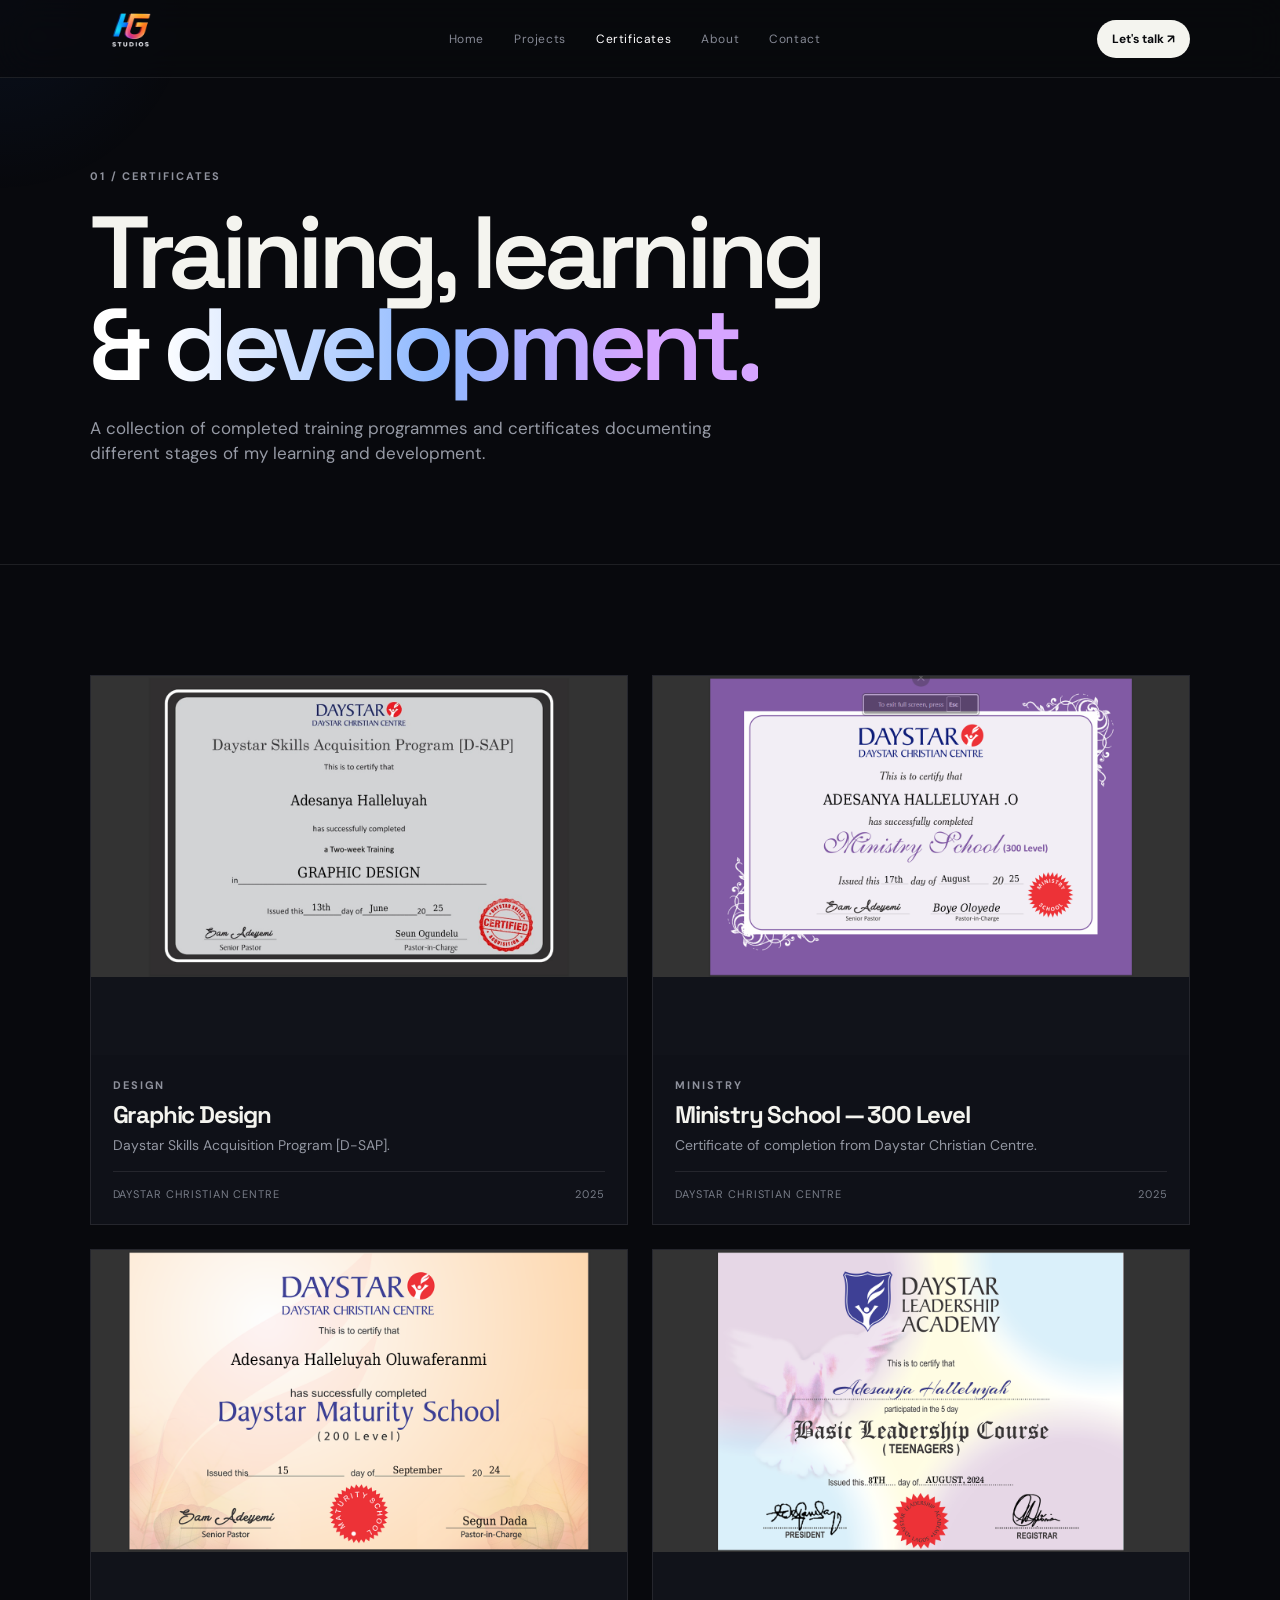
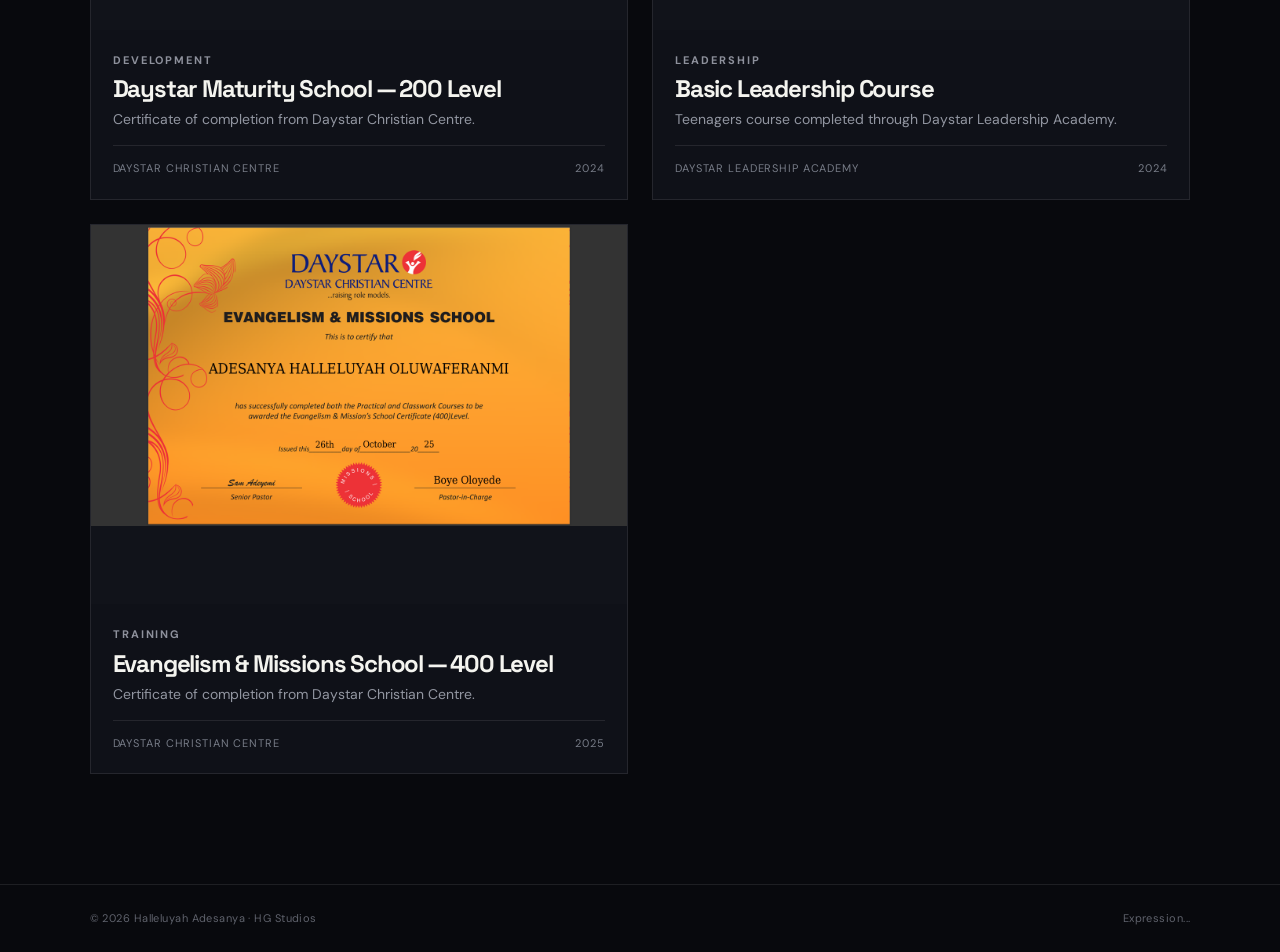
<file: certificates.html>
<!doctype html>
<html lang="en">
<head>
<meta charset="utf-8"><meta name="viewport" content="width=device-width, initial-scale=1">
<title>Certificates — HG Studios</title>
<link rel="icon" type="image/png" href="assets/hg-favicon.png">
<meta name="description" content="Certificates and completed training programmes of Halleluyah Adesanya.">
<link rel="preconnect" href="https://fonts.googleapis.com"><link rel="preconnect" href="https://fonts.gstatic.com" crossorigin>
<link href="https://fonts.googleapis.com/css2?family=DM+Sans:wght@400;500;600;700&family=Space+Grotesk:wght@400;500;600;700&display=swap" rel="stylesheet">
<link rel="stylesheet" href="styles.css">
</head>
<body>
<div class="cursor-glow"></div>
<header class="site-header">
<a class="brand" href="index.html" aria-label="HG Studios home"><img src="assets/logo.png" alt="HG Studios logo"></a>
<button class="menu-toggle" aria-label="Open menu" aria-expanded="false">☰</button>
<nav class="site-nav"><a href="index.html">Home</a><a href="projects.html">Projects</a><a class="active" href="certificates.html">Certificates</a><a href="about.html">About</a><a href="contact.html">Contact</a></nav>
<a class="header-cta" href="https://wa.link/23jd7m" target="_blank" rel="noopener">Let's talk <span>↗</span></a>
</header>
<div class="mobile-menu"><a href="index.html">Home</a><a href="projects.html">Projects</a><a class="active" href="certificates.html">Certificates</a><a href="about.html">About</a><a href="contact.html">Contact</a><a class="mobile-cta" href="https://wa.link/23jd7m" target="_blank" rel="noopener">Let's talk ↗</a></div>
<main>
<section class="page-hero section"><div class="section-kicker">01 / CERTIFICATES</div><h1>Training, learning<br><em>& development.</em></h1><p class="certificates-intro">A collection of completed training programmes and certificates documenting different stages of my learning and development.</p></section>

<section class="section"><div class="certificates-grid">
<article class="certificate-card reveal">
  <div class="certificate-preview real-certificate"><img class="certificate-image" src="assets/certificates/graphic-design.png" alt="Daystar Skills Acquisition Program certificate for Graphic Design, issued 13 June 2025" loading="lazy" decoding="async"></div>
  <div class="certificate-info"><div class="section-kicker">DESIGN</div><h2>Graphic Design</h2><p>Daystar Skills Acquisition Program [D-SAP].</p><div class="cert-meta"><span>Daystar Christian Centre</span><span>2025</span></div></div>
</article>
<article class="certificate-card reveal">
  <div class="certificate-preview real-certificate"><img class="certificate-image" src="assets/certificates/ministry-school-300.png" alt="Daystar Ministry School 300 Level certificate, issued 17 August 2025" loading="lazy" decoding="async"></div>
  <div class="certificate-info"><div class="section-kicker">MINISTRY</div><h2>Ministry School — 300 Level</h2><p>Certificate of completion from Daystar Christian Centre.</p><div class="cert-meta"><span>Daystar Christian Centre</span><span>2025</span></div></div>
</article>
<article class="certificate-card reveal">
  <div class="certificate-preview real-certificate"><img class="certificate-image" src="assets/certificates/maturity-school-200.png" alt="Daystar Maturity School 200 Level certificate, issued 15 September 2024" loading="lazy" decoding="async"></div>
  <div class="certificate-info"><div class="section-kicker">DEVELOPMENT</div><h2>Daystar Maturity School — 200 Level</h2><p>Certificate of completion from Daystar Christian Centre.</p><div class="cert-meta"><span>Daystar Christian Centre</span><span>2024</span></div></div>
</article>
<article class="certificate-card reveal">
  <div class="certificate-preview real-certificate"><img class="certificate-image" src="assets/certificates/leadership-course.png" alt="Daystar Leadership Academy Basic Leadership Course certificate for Teenagers, issued 8 August 2024" loading="lazy" decoding="async"></div>
  <div class="certificate-info"><div class="section-kicker">LEADERSHIP</div><h2>Basic Leadership Course</h2><p>Teenagers course completed through Daystar Leadership Academy.</p><div class="cert-meta"><span>Daystar Leadership Academy</span><span>2024</span></div></div>
</article>
<article class="certificate-card reveal">
  <div class="certificate-preview real-certificate"><img class="certificate-image" src="assets/certificates/evangelism-missions-400.png" alt="Daystar Evangelism and Missions School 400 Level certificate, issued 26 October 2025" loading="lazy" decoding="async"></div>
  <div class="certificate-info"><div class="section-kicker">TRAINING</div><h2>Evangelism &amp; Missions School — 400 Level</h2><p>Certificate of completion from Daystar Christian Centre.</p><div class="cert-meta"><span>Daystar Christian Centre</span><span>2025</span></div></div>
</article>
</div></section>
</main>
<footer><div>© 2026 Halleluyah Adesanya · HG Studios</div><div>Expression...</div></footer>
<script src="script.js"></script>
</body></html>
</file>
<file: styles.css>
:root{--bg:#08090d;--panel:#0f1118;--text:#f4f4ef;--muted:#9296a1;--line:rgba(255,255,255,.09);--blue:#2979ff;--purple:#6a1b9a;--orange:#ff6f00}*{box-sizing:border-box}html{scroll-behavior:smooth}body{margin:0;background:var(--bg);color:var(--text);font-family:'DM Sans',sans-serif;line-height:1.5}a{color:inherit}button{font:inherit}.cursor-glow{position:fixed;width:420px;height:420px;transform:translate(-50%,-50%);border-radius:50%;background:radial-gradient(circle,rgba(41,121,255,.07),transparent 65%);pointer-events:none;z-index:0}.site-header{height:78px;padding:0 7vw;display:flex;align-items:center;justify-content:space-between;border-bottom:1px solid var(--line);position:sticky;top:0;background:rgba(8,9,13,.78);backdrop-filter:blur(18px);z-index:50}.brand img{width:48px;height:48px;object-fit:contain}.site-nav{display:flex;gap:30px}.site-nav a{color:#858994;text-decoration:none;font-size:12px;letter-spacing:.05em;transition:.25s}.site-nav a:hover,.site-nav a.active{color:#fff}.header-cta{font-size:12px;text-decoration:none;background:#f4f4ef;color:#08090d;padding:10px 15px;border-radius:999px;font-weight:700}.menu-toggle,.mobile-menu{display:none}.hero{min-height:calc(100vh - 78px);padding:8vh 7vw 4vh;position:relative;display:grid;grid-template-columns:1.25fr .75fr;align-items:center;overflow:hidden}.hero-bg{position:absolute;inset:0;background:radial-gradient(circle at 80% 30%,rgba(41,121,255,.11),transparent 25%),radial-gradient(circle at 70% 70%,rgba(106,27,154,.10),transparent 28%);z-index:-1}.hero-copy{max-width:900px}.eyebrow,.section-kicker{font-size:11px;letter-spacing:.18em;color:#8e919c;font-weight:700}.eyebrow span{color:var(--orange)}.hero h1,.page-hero h1{font-family:'Space Grotesk',sans-serif;font-size:clamp(58px,8vw,126px);line-height:.9;letter-spacing:-.065em;margin:22px 0 28px;font-weight:600}.hero h1 em,.page-hero h1 em{font-style:normal;background:linear-gradient(90deg,#fff 10%,#8eb8ff 52%,#d6a5ff 82%);-webkit-background-clip:text;background-clip:text;color:transparent}.hero-sub{max-width:640px;color:#aeb0ba;font-size:17px;line-height:1.7}.hero-actions{display:flex;align-items:center;gap:25px;margin-top:34px;flex-wrap:wrap}.button.primary,.contact-button{background:#f4f4ef;color:#08090d;border-radius:999px;padding:14px 20px;font-weight:700;font-size:13px;text-decoration:none;display:inline-block}.button.secondary{border:1px solid var(--line);padding:12px 18px;border-radius:999px;text-decoration:none;font-size:12px}.text-link,.inline-link{font-size:13px;color:#b5b8c1;text-decoration:none}.text-link:hover,.inline-link:hover{color:#fff}.hero-mark{justify-self:end;width:min(32vw,430px);aspect-ratio:1;display:grid;place-items:center;position:relative}.hero-mark img{width:72%;position:relative;z-index:2;filter:drop-shadow(0 25px 45px rgba(0,0,0,.45))}.hero-mark-glow{position:absolute;width:100%;height:100%;border-radius:50%;background:radial-gradient(circle,rgba(41,121,255,.18),rgba(106,27,154,.08) 40%,transparent 70%);border:1px solid rgba(41,121,255,.22);box-shadow:0 0 100px rgba(41,121,255,.1),inset 0 0 80px rgba(106,27,154,.08)}.role-strip{grid-column:1/-1;border-top:1px solid var(--line);padding-top:20px;display:flex;gap:28px;flex-wrap:wrap}.role-strip span{font-size:11px;color:#777b86;letter-spacing:.08em}.section{padding:110px 7vw}.intro{border-top:1px solid var(--line)}.intro-grid{display:grid;grid-template-columns:1.1fr .9fr;gap:8vw;margin-top:30px}.intro h2,.section h2{font-family:'Space Grotesk',sans-serif;font-size:clamp(42px,5vw,76px);line-height:.98;letter-spacing:-.05em;margin:0}.intro h2 span,.section h2 span{color:#7faeff}.intro p{color:#b5b6bd;font-size:18px;line-height:1.7;max-width:620px}.muted{color:#696c75!important;font-size:15px!important}.section-head{display:flex;justify-content:space-between;align-items:end;gap:30px;margin-bottom:44px}.head-note{max-width:360px;color:#7e818c;line-height:1.6;font-size:14px}.feature-grid{display:grid;grid-template-columns:1.25fr .75fr;gap:18px}.feature-card{display:block;text-decoration:none;background:#101219;border:1px solid var(--line);padding:10px}.feature-card.large{grid-row:span 2}.feature-image{overflow:hidden;background:#151720;aspect-ratio:4/3}.feature-card.large .feature-image{aspect-ratio:4/4.8}.feature-image img{width:100%;height:100%;object-fit:cover;transition:transform .6s}.feature-card:hover .feature-image img{transform:scale(1.04)}.feature-card>div:last-child{padding:17px 8px 12px}.feature-card span,.project-card .work-meta span,.work-meta span{display:block;color:#777b86;font-size:9px;letter-spacing:.15em;margin-bottom:7px}.feature-card strong{font-size:17px}.services-grid{margin-top:45px;display:grid;grid-template-columns:repeat(3,1fr);border-top:1px solid var(--line);border-left:1px solid var(--line)}.services-grid article{padding:30px;border-right:1px solid var(--line);border-bottom:1px solid var(--line);min-height:230px}.services-grid span{font-size:11px;color:var(--orange)}.services-grid h3{font-family:'Space Grotesk',sans-serif;font-size:25px;margin:34px 0 10px}.services-grid p{color:#7f828c;line-height:1.65;font-size:14px}.media{background:#0b0d12;border-top:1px solid #ffffff0d;border-bottom:1px solid #ffffff0d}.video-grid{display:grid;grid-template-columns:repeat(3,1fr);gap:18px}.yt-wrap{aspect-ratio:16/10;background:#11131a;overflow:hidden}.yt-wrap iframe{width:100%;height:100%;border:0}.center-action{text-align:center;margin-top:35px}.contact{padding-bottom:80px}.contact-panel{padding:70px 7vw;background:linear-gradient(110deg,#11131b,#171022 55%,#141018);border:1px solid var(--line);position:relative;overflow:hidden}.contact-panel:after{content:'';position:absolute;width:500px;height:500px;right:-180px;top:-220px;border-radius:50%;border:1px solid rgba(41,121,255,.22);box-shadow:0 0 120px rgba(41,121,255,.09)}.contact h2{font-size:clamp(55px,7vw,100px);margin:18px 0 35px;position:relative;z-index:1}.contact h2 em{font-style:normal;color:#a5c3ff}.page-hero{padding-top:90px;padding-bottom:80px;border-bottom:1px solid var(--line)}.page-hero h1{max-width:1000px;margin-bottom:25px}.page-hero>p{max-width:650px;color:#969aa5;font-size:17px}.project-toolbar{display:flex;justify-content:space-between;gap:20px;align-items:center;margin-bottom:30px}.filters{display:flex;gap:8px;flex-wrap:wrap}.filter{background:transparent;color:#7f828c;border:1px solid var(--line);padding:9px 14px;border-radius:999px;cursor:pointer}.filter.active,.filter:hover{background:#f4f4ef;color:#08090d}.project-count{color:#666a75;font-size:11px;letter-spacing:.1em}.project-grid{display:grid;grid-template-columns:repeat(12,1fr);gap:16px}.project-card{grid-column:span 4}.project-card:nth-child(3n+1){grid-column:span 5}.project-card:nth-child(3n+2){grid-column:span 4}.project-card:nth-child(3n){grid-column:span 3}.project-media{width:100%;aspect-ratio:4/5;border:0;padding:0;background:#11131a;display:block;overflow:hidden;position:relative}.project-media img,.project-media video{width:100%;height:100%;object-fit:cover;display:block}.media-button{cursor:pointer}.media-button img,.media-button video{transition:transform .6s,filter .6s}.media-button:hover img,.media-button:hover video{transform:scale(1.045);filter:brightness(1.06)}.play-badge{position:absolute;left:14px;bottom:14px;background:rgba(255,255,255,.92);color:#08090d;border-radius:50%;width:42px;height:42px;display:grid;place-items:center;font-size:12px}.yt-project{aspect-ratio:16/10}.yt-project iframe{width:100%;height:100%;border:0}.work-meta{padding:13px 1px 22px}.work-meta strong{font-size:14px;font-weight:600}.about-heading{display:grid;grid-template-columns:1.1fr .9fr;gap:8vw;align-items:end}.about-heading .hero-sub{margin-bottom:8px}.studio-lockup{display:flex;align-items:center;gap:20px;margin-bottom:55px}.studio-lockup img{width:70px;height:70px;object-fit:contain}.studio-lockup span{font-size:12px;letter-spacing:.18em;color:#858994}.studio-story{border-top:1px solid var(--line)}.studio-story-grid{display:grid;grid-template-columns:1fr 1fr;gap:8vw}.studio-story h2{margin-top:20px}.studio-story p{color:#a4a7b0;line-height:1.8;font-size:17px}.about-person{background:linear-gradient(135deg,#0b0d12,#0a0b10 55%,#0e0a12)}.about-person-grid{display:grid;grid-template-columns:.7fr 1.3fr;gap:7vw;align-items:center}.about-photo{background:#11131a;min-height:560px;display:flex;align-items:end;justify-content:center;overflow:hidden}.about-photo img{width:100%;height:100%;object-fit:cover;object-position:center top}.about-copy .large{font-family:'Space Grotesk',sans-serif;font-size:clamp(25px,3vw,42px);line-height:1.1;color:#e9e9e7}.about-copy p:not(.large){color:#9b9da6;line-height:1.75}.roles-list{display:flex;flex-wrap:wrap;gap:8px;margin-top:28px}.roles-list span{border:1px solid var(--line);padding:9px 11px;border-radius:999px;color:#b9bbc3;font-size:11px}.tools{border-top:1px solid rgba(255,255,255,.1);padding-top:25px;display:grid;grid-template-columns:180px 1fr;gap:30px}.tools>span{font-size:10px;letter-spacing:.15em;color:#676a74}.tools div{display:flex;gap:18px;flex-wrap:wrap}.tools b{font-weight:500;color:#8d909a;font-size:13px}.contact-page{min-height:70vh}.contact-page h1{font-size:clamp(58px,8vw,118px)}.contact-page .contact-button{margin-top:25px}.contact-links{padding-top:30px}.social-grid{display:grid;grid-template-columns:repeat(4,1fr);border-left:1px solid var(--line);margin-top:25px}.social-link{display:flex;justify-content:space-between;align-items:center;color:#9da0aa;text-decoration:none;border-right:1px solid var(--line);border-bottom:1px solid var(--line);padding:20px 16px;font-size:13px}.social-link:hover{color:#fff;background:#0e1016}.social-link i{font-style:normal;color:var(--orange)}.lightbox{position:fixed;inset:0;background:rgba(0,0,0,.92);display:none;align-items:center;justify-content:center;z-index:100;padding:30px}.lightbox.open{display:flex}.lightbox img,.lightbox-video{max-width:92vw;max-height:88vh;object-fit:contain}.lightbox-close{position:absolute;top:18px;right:25px;background:none;border:0;color:#fff;font-size:38px;cursor:pointer}.reveal{opacity:0;transform:translateY(22px);transition:opacity .8s ease,transform .8s ease}.reveal.visible{opacity:1;transform:none}footer{border-top:1px solid var(--line);padding:25px 7vw;display:flex;justify-content:space-between;color:#5f626c;font-size:11px;letter-spacing:.04em}
@media(max-width:900px){.site-header{padding:0 5vw}.site-nav,.site-header .header-cta{display:none}.menu-toggle{display:block;background:none;border:0;color:#fff;font-size:28px;cursor:pointer}.mobile-menu{display:flex;position:fixed;inset:78px 0 auto 0;background:rgba(8,9,13,.97);backdrop-filter:blur(18px);padding:25px 5vw 35px;flex-direction:column;gap:20px;z-index:49;border-bottom:1px solid var(--line);transform:translateY(-120%);transition:transform .3s}.mobile-menu.open{transform:none}.mobile-menu a{text-decoration:none;color:#c7c9d0;font-size:18px}.mobile-menu .mobile-cta{background:#f4f4ef;color:#08090d;padding:12px 15px;border-radius:999px;width:max-content;font-size:13px;font-weight:700}.hero{grid-template-columns:1fr;padding-top:70px}.hero-mark{justify-self:center;width:min(75vw,430px);margin-top:35px}.hero-copy{order:1}.hero-mark{order:2}.role-strip{order:3}.intro-grid,.about-heading,.studio-story-grid,.about-person-grid{grid-template-columns:1fr}.feature-grid{grid-template-columns:1fr 1fr}.feature-card.large{grid-row:auto;grid-column:1/-1}.services-grid{grid-template-columns:1fr 1fr}.video-grid{grid-template-columns:1fr}.tools{grid-template-columns:1fr}.social-grid{grid-template-columns:1fr 1fr}.project-card,.project-card:nth-child(3n+1),.project-card:nth-child(3n+2),.project-card:nth-child(3n){grid-column:span 6}}
@media(max-width:600px){.section{padding:80px 5vw}.hero{padding-left:5vw;padding-right:5vw}.hero h1,.page-hero h1{font-size:56px}.hero-sub{font-size:15px}.hero-mark{width:88vw}.section-head{align-items:flex-start;flex-direction:column}.feature-grid{grid-template-columns:1fr}.feature-card.large{grid-column:auto}.services-grid{grid-template-columns:1fr}.project-toolbar{align-items:flex-start;flex-direction:column}.filters{overflow-x:auto;flex-wrap:nowrap;width:100%;padding-bottom:4px}.filter{white-space:nowrap}.project-card,.project-card:nth-child(3n+1),.project-card:nth-child(3n+2),.project-card:nth-child(3n){grid-column:span 12}.about-photo{min-height:430px}.social-grid{grid-template-columns:1fr}.contact-panel{padding:55px 6vw}.contact h2{font-size:56px}.contact-page{min-height:auto}.page-hero{padding-top:70px}footer{padding:22px 5vw;gap:20px;flex-direction:column}.cursor-glow{display:none}}
/* Project detail layer */
.detail-modal{position:fixed;inset:0;background:rgba(3,4,7,.94);backdrop-filter:blur(18px);display:none;align-items:center;justify-content:center;z-index:120;padding:24px}.detail-modal.open{display:flex}.detail-panel{width:min(1080px,94vw);max-height:90vh;overflow:auto;background:#0d0f15;border:1px solid var(--line);display:grid;grid-template-columns:1.1fr .9fr;gap:0;box-shadow:0 30px 100px rgba(0,0,0,.55)}.detail-media{background:#07080b;min-height:420px;display:grid;place-items:center}.detail-media img,.detail-media video{width:100%;height:100%;max-height:78vh;object-fit:contain}.detail-copy{padding:48px}.detail-copy h2{font-family:'Space Grotesk',sans-serif;font-size:clamp(38px,4vw,62px);line-height:.98;letter-spacing:-.05em;margin:18px 0}.detail-copy p{color:#a9adb7;font-size:16px;line-height:1.75}.detail-tools{display:flex;flex-direction:column;gap:7px;border-top:1px solid var(--line);padding-top:20px}.detail-tools strong{color:#fff;font-size:11px;letter-spacing:.12em;text-transform:uppercase}.detail-close{position:fixed;top:18px;right:22px;background:none;border:0;color:#fff;font-size:40px;line-height:1;cursor:pointer;z-index:121}.viewer-shell{max-width:92vw;max-height:88vh;display:flex;flex-direction:column;align-items:center;gap:14px}.viewer-shell img,.viewer-shell video{max-width:92vw;max-height:78vh;object-fit:contain}.viewer-caption{width:100%;display:flex;justify-content:space-between;gap:20px;color:#fff}.viewer-caption span{color:#858994;font-size:12px}.details-link{display:inline-block;margin-top:12px;background:none;border:0;padding:0;color:#9da0aa;font-size:12px;cursor:pointer}.details-link:hover{color:#fff}.project-media{border:0;padding:0;width:100%;cursor:pointer}.project-media img,.project-media video{display:block}.yt-project{cursor:default}.yt-project iframe{display:block;width:100%;aspect-ratio:16/9;border:0}.project-card .work-meta{padding:15px 3px 2px}.project-card .work-meta strong{display:block;font-size:17px}.project-grid{align-items:start}.project-count{white-space:nowrap}
@media(max-width:800px){.detail-panel{grid-template-columns:1fr;max-height:88vh}.detail-media{min-height:250px}.detail-copy{padding:30px 24px}.detail-copy h2{font-size:42px}.detail-close{top:10px;right:14px}.viewer-caption{flex-direction:column;gap:4px}}


/* Final refinement: real media thumbnails, icons and mobile sizing */
.brand img{width:82px;height:auto;display:block;object-fit:contain}
.hero-mark img{width:min(100%,360px);max-height:360px;object-fit:contain}
.yt-thumb,.youtube-thumb{position:relative;overflow:hidden;background:#11131a}
.yt-thumb{aspect-ratio:16/9}
.yt-thumb img,.youtube-thumb img{width:100%;height:100%;object-fit:cover;display:block;transition:transform .6s,filter .6s}
.youtube-home-card{display:block;color:inherit;text-decoration:none}
.youtube-home-card:hover .yt-thumb img,.youtube-thumb:hover img{transform:scale(1.04);filter:brightness(.82)}
.youtube-overlay{position:absolute;inset:0;display:flex;align-items:center;justify-content:center;flex-direction:column;gap:8px;background:linear-gradient(180deg,transparent 30%,rgba(0,0,0,.55));pointer-events:none}
.youtube-play{width:54px;height:54px;border-radius:50%;display:grid;place-items:center;background:#fff;color:#111;font-size:14px;padding-left:2px;box-shadow:0 10px 30px rgba(0,0,0,.35)}
.youtube-overlay small{font-size:9px;letter-spacing:.18em;color:#fff;font-weight:700}
.social-name{display:flex;align-items:center;gap:11px}
.social-name img{width:19px;height:19px;display:block;object-fit:contain}
.tool-list{display:flex!important;gap:10px!important;flex-wrap:wrap!important}
.tool-list b{display:flex;align-items:center;gap:9px;border:1px solid var(--line);padding:10px 12px;border-radius:999px;background:#0c0e13}
.tool-list b img{width:18px;height:18px;object-fit:contain}
.project-card .youtube-thumb{cursor:pointer}
.yt-project{aspect-ratio:auto}
@media(max-width:900px){.brand img{width:68px}.hero-mark img{width:min(72vw,310px);max-height:310px}.site-header{height:72px}.mobile-menu{inset:72px 0 auto 0}}
@media(max-width:600px){.brand img{width:60px}.hero-mark{width:100%;margin-top:12px}.hero-mark img{width:min(62vw,250px);max-height:250px}.hero{padding-top:45px}.hero h1{font-size:clamp(44px,14vw,58px);line-height:.98}.role-strip{gap:7px}.role-strip span{font-size:9px;padding:7px 9px}.project-media{aspect-ratio:4/5}.youtube-thumb{aspect-ratio:16/9}.yt-thumb{aspect-ratio:16/9}.tools{gap:18px}.tool-list{gap:7px!important}.tool-list b{font-size:11px;padding:8px 10px}.tool-list b img{width:16px;height:16px}.social-link{padding:17px 13px}.social-name img{width:18px;height:18px}}

/* Website project screenshots */
.project-card.web-project .project-media{aspect-ratio:16/9}
.project-card.web-project .project-media img{object-fit:cover}
@media(max-width:600px){.project-card.web-project .project-media{aspect-ratio:16/9}}


/* Certificates page */
.certificates-intro{max-width:720px}.certificates-grid{display:grid;grid-template-columns:repeat(2,minmax(0,1fr));gap:24px}.certificate-card{background:#0f1118;border:1px solid var(--line);overflow:hidden;transition:transform .35s,border-color .35s}.certificate-card:hover{transform:translateY(-5px);border-color:rgba(41,121,255,.5)}.certificate-preview{aspect-ratio:1.414/1;background:linear-gradient(135deg,#11131a,#171a23);display:grid;place-items:center;padding:24px;position:relative}.certificate-sheet{width:92%;height:84%;background:#f4f1e9;color:#161616;border:5px double #252a38;display:flex;flex-direction:column;justify-content:center;align-items:center;text-align:center;padding:18px;box-shadow:0 18px 40px rgba(0,0,0,.28)}.certificate-sheet .cert-org{font-family:'Space Grotesk',sans-serif;font-size:10px;letter-spacing:.13em;text-transform:uppercase;color:#263a88;font-weight:700}.certificate-sheet h3{font-family:Georgia,serif;font-size:clamp(17px,2.2vw,27px);margin:13px 0 7px;line-height:1.05}.certificate-sheet p{margin:3px 0;font-size:11px;color:#3e4148}.certificate-sheet .cert-name{font-size:12px;font-weight:700;margin-top:8px}.certificate-sheet .cert-date{margin-top:13px;font-size:10px}.certificate-info{padding:22px}.certificate-info .section-kicker{margin-bottom:8px}.certificate-info h2{font-family:'Space Grotesk',sans-serif;font-size:24px;line-height:1.05;margin:0 0 8px}.certificate-info p{margin:0;color:#9296a1;font-size:14px}.certificate-info .cert-meta{display:flex;justify-content:space-between;gap:12px;margin-top:15px;padding-top:14px;border-top:1px solid var(--line);font-size:11px;letter-spacing:.08em;text-transform:uppercase;color:#777c87}.certificate-note{margin-top:18px;color:#777c87;font-size:12px}.certificate-card .button{margin-top:17px}
@media(max-width:800px){.certificates-grid{grid-template-columns:1fr}.certificate-preview{padding:16px}.certificate-sheet{width:94%;height:86%}}


/* Certificates page */
.certificates-intro{max-width:720px}.certificates-grid{display:grid;grid-template-columns:repeat(2,minmax(0,1fr));gap:24px}.certificate-card{background:#0f1118;border:1px solid var(--line);overflow:hidden;transition:transform .35s,border-color .35s}.certificate-card:hover{transform:translateY(-5px);border-color:rgba(41,121,255,.5)}.certificate-preview{aspect-ratio:1.414/1;background:linear-gradient(135deg,#11131a,#171a23);display:grid;place-items:center;padding:24px}.certificate-sheet{width:92%;height:84%;background:#f4f1e9;color:#161616;border:5px double #252a38;display:flex;flex-direction:column;justify-content:center;align-items:center;text-align:center;padding:18px;box-shadow:0 18px 40px rgba(0,0,0,.28)}.certificate-sheet .cert-org{font-family:'Space Grotesk',sans-serif;font-size:10px;letter-spacing:.13em;text-transform:uppercase;color:#263a88;font-weight:700}.certificate-sheet h3{font-family:Georgia,serif;font-size:clamp(17px,2.2vw,27px);margin:13px 0 7px;line-height:1.05}.certificate-sheet p{margin:3px 0;font-size:11px;color:#3e4148}.certificate-sheet .cert-name{font-size:12px;font-weight:700;margin-top:8px}.certificate-sheet .cert-date{margin-top:13px;font-size:10px}.certificate-info{padding:22px}.certificate-info .section-kicker{margin-bottom:8px}.certificate-info h2{font-family:'Space Grotesk',sans-serif;font-size:24px;line-height:1.05;margin:0 0 8px}.certificate-info p{margin:0;color:#9296a1;font-size:14px}.certificate-info .cert-meta{display:flex;justify-content:space-between;gap:12px;margin-top:15px;padding-top:14px;border-top:1px solid var(--line);font-size:11px;letter-spacing:.08em;text-transform:uppercase;color:#777c87}.certificate-note{margin-top:18px;color:#777c87;font-size:12px}@media(max-width:800px){.certificates-grid{grid-template-columns:1fr}.certificate-preview{padding:16px}.certificate-sheet{width:94%;height:86%}}

.real-certificate{padding:0;display:block;background:#11131a}.certificate-image{display:block;width:100%;height:auto;max-width:100%;object-fit:contain}
</file>
